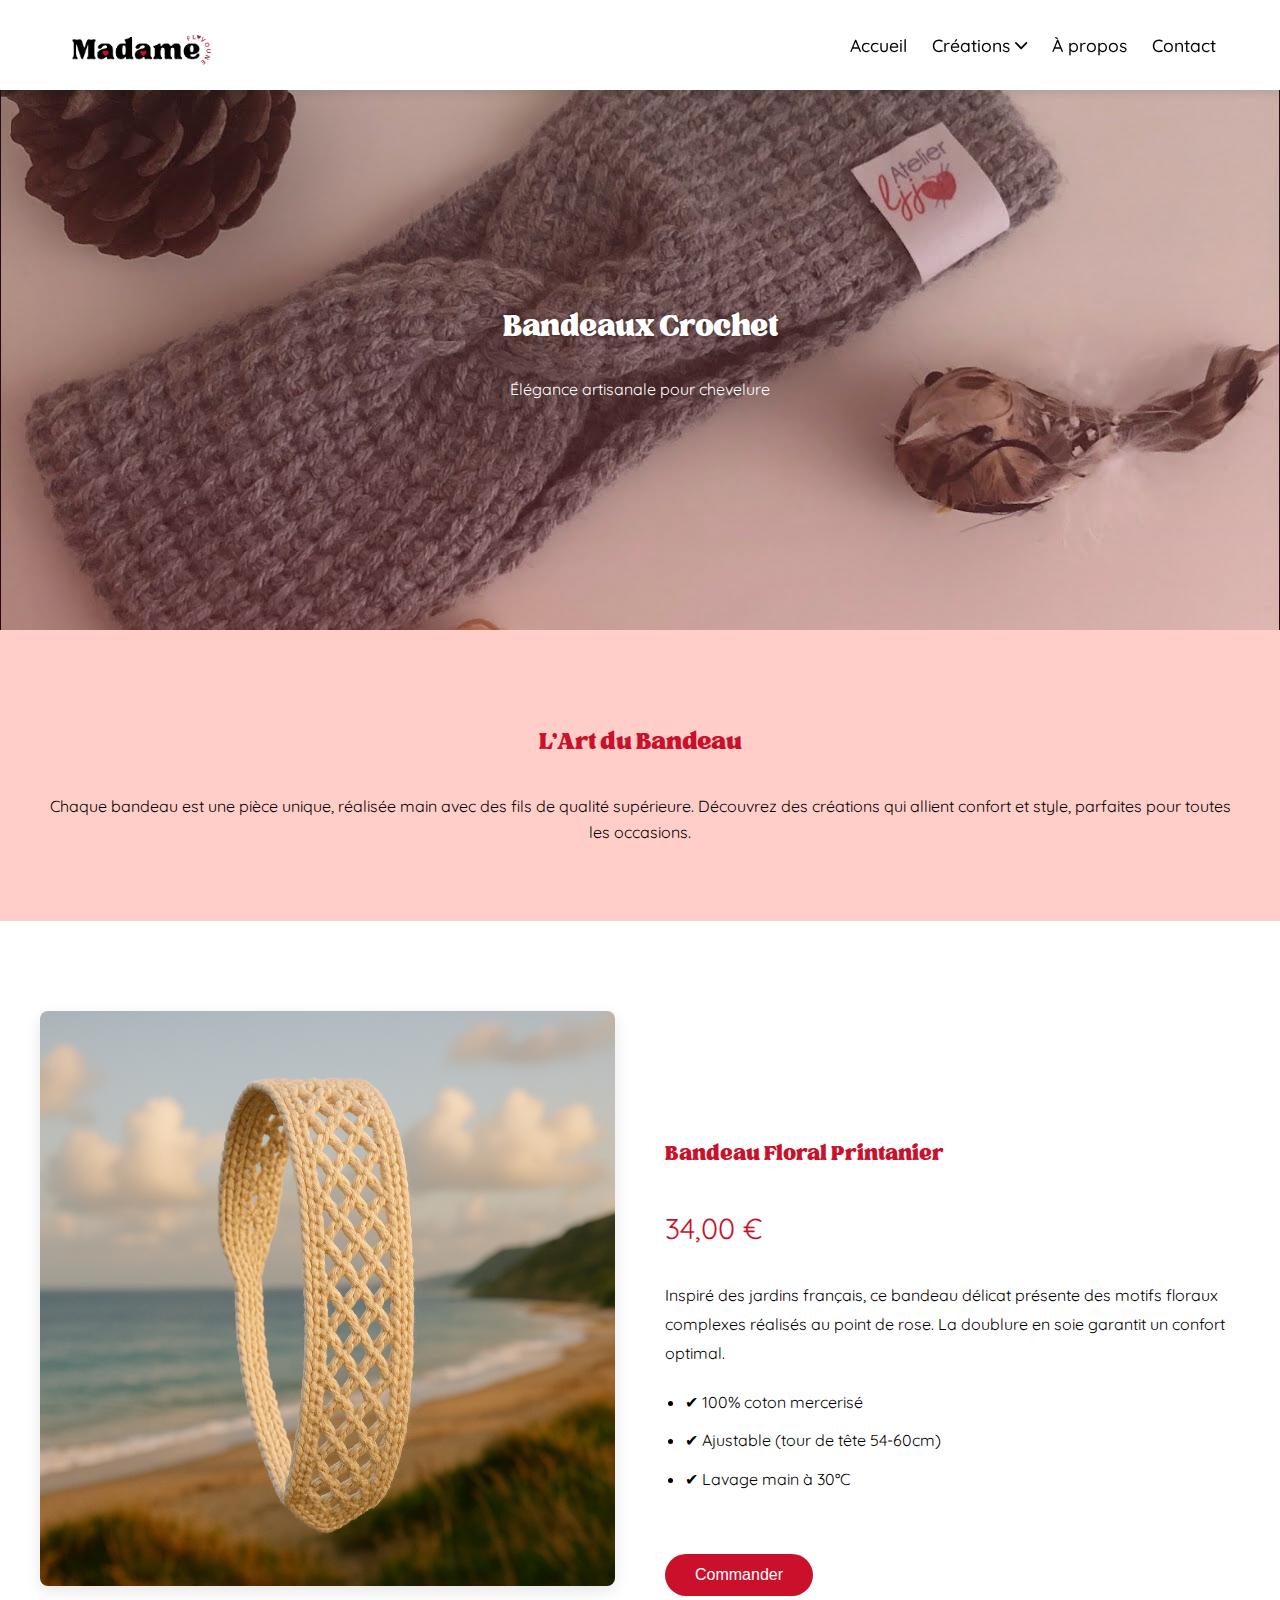
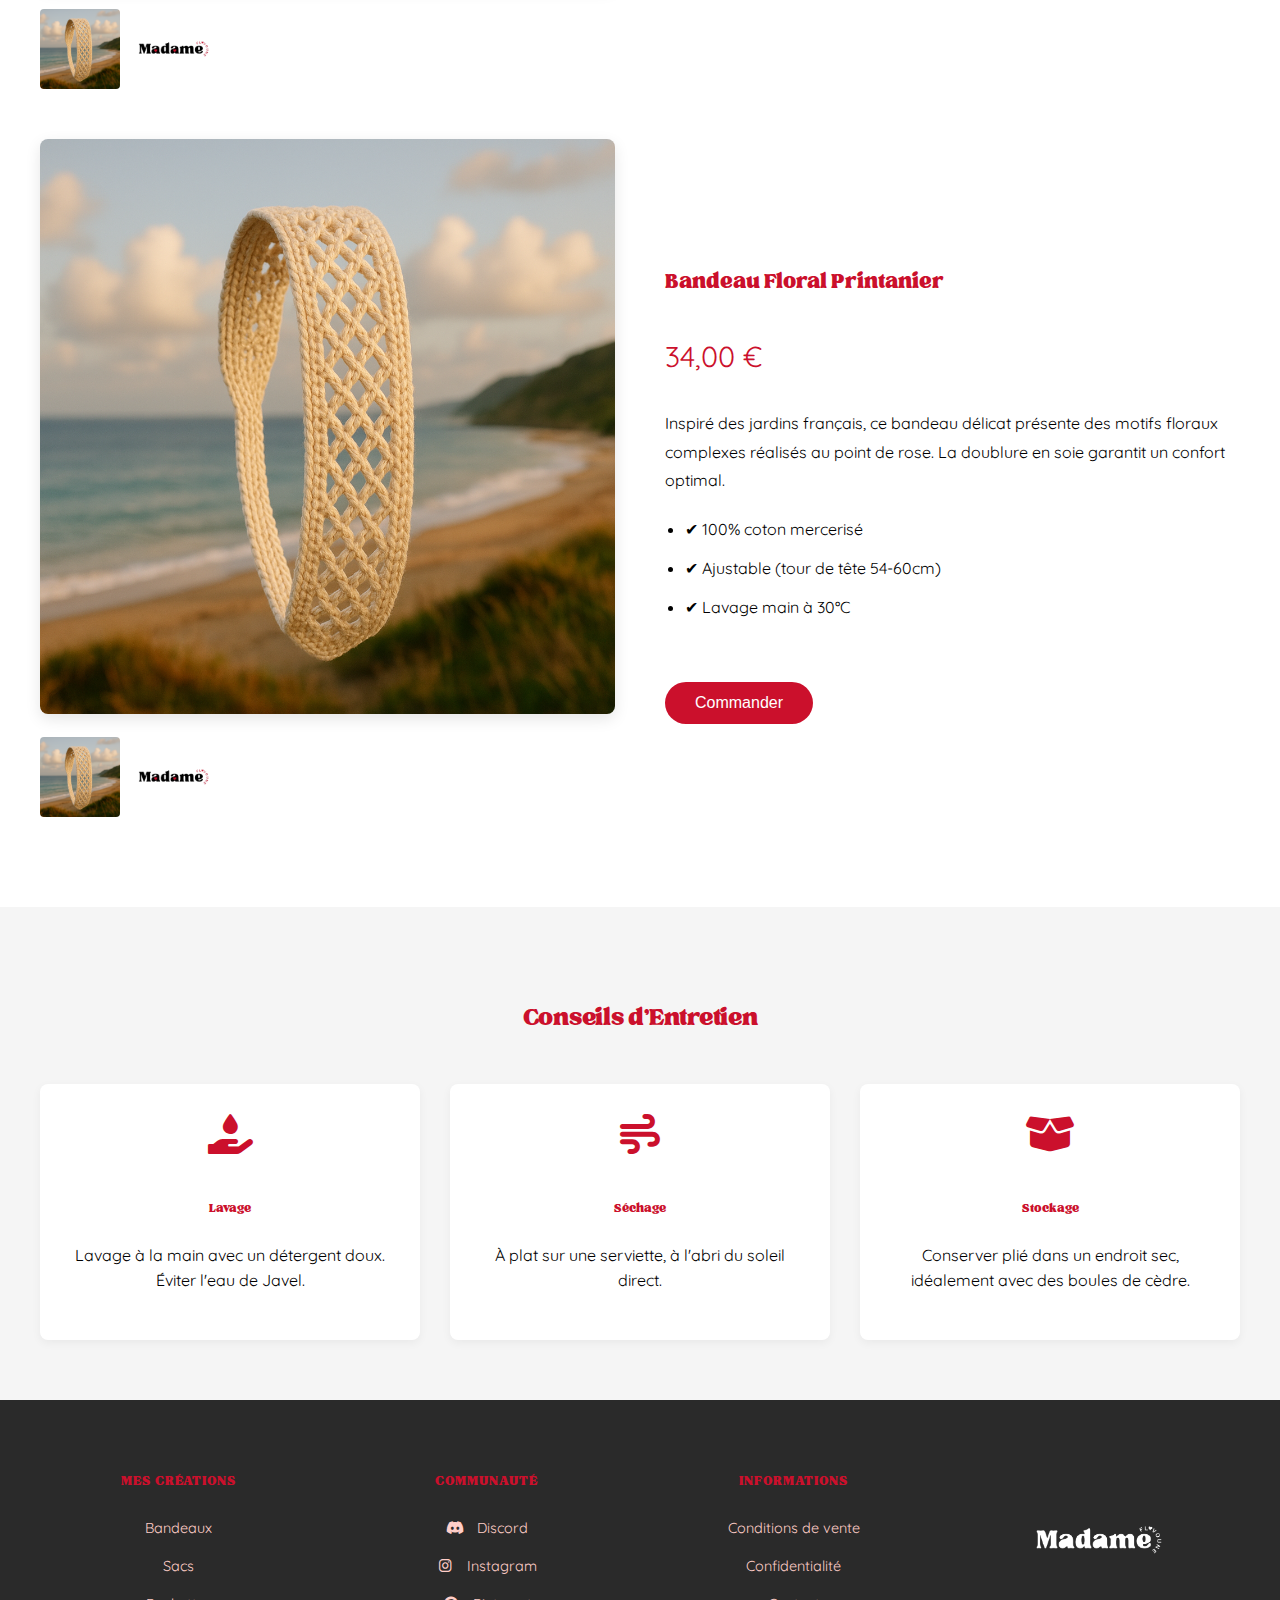
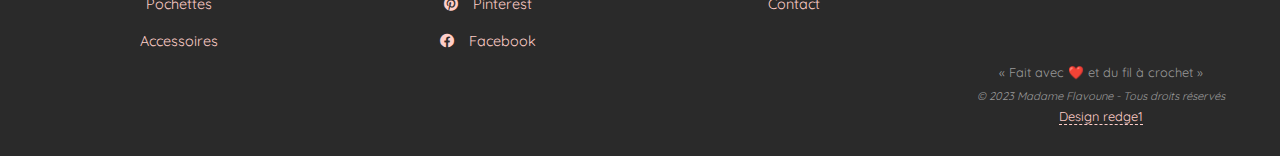
<file: pages/bandeaux.html>
<!DOCTYPE html>
<html lang="fr">
<head>
    <meta charset="UTF-8">
    <meta name="viewport" content="width=device-width, initial-scale=1.0">
    <title>Bandeaux Crochet - Madame Flavoune</title>
    <link rel="stylesheet" href="../styles/styles.css">
    <link href="https://fonts.googleapis.com/css2?family=Quicksand:wght@300;400;500;700&family=Alleron&display=swap" rel="stylesheet">
    <head>
        <link rel="stylesheet" href="https://cdnjs.cloudflare.com/ajax/libs/font-awesome/6.0.0/css/all.min.css">
    </head>
    <style>
        .hero-band {
            background: linear-gradient(rgba(170, 65, 81, 0.2), rgba(203, 16, 44, 0.2)), 
                        url('../assets/img/maxresdefault.jpg') center/cover;
            height: 60vh;
            display: flex;
            align-items: center;
            justify-content: center;
            text-align: center;
            color: white;
            margin-top: 90px;
        }
        
        .product-detail {
            display: flex;
            gap: 50px;
            margin: 50px auto;
            max-width: 1200px;
        }
        
        .product-gallery {
            flex: 1;
        }
        
        .product-info {
            flex: 1;
        }
    </style>
</head>
<body>
    <header class="header">
        <div class="logo-container">
            <a href="../index.html">
            <img src="../assets/img/logo_crochet_pdp__2_-removebg-preview.png" alt="Logo Madame Flavoune" class="logo">
            </a>
        </div>
        <nav class="nav-links">
            <a href="../index.html">Accueil</a>
            
            <!-- Item avec menu déroulant -->
            <div class="dropdown">
                <a href="#creations" class="dropdown-btn">Créations <i class="fas fa-chevron-down"></i></a>
                <div class="dropdown-content">
                    <a href="bandeaux.html">Bandeaux</a>
                    <a href="sacs.html">Sacs</a>
                    <a href="pochettes.html">Pochettes</a>
                    <a href="accessoires.html">Accessoires</a>
                    <a href="decorations.html">Décorations</a>
                </div>
            </div>
            
            <a href="../index.html">À propos</a>
            <a href="contact.html">Contact</a>
        </nav>
    </header>

    <section class="hero-band">
        <div>
            <h1>Bandeaux Crochet</h1>
            <p class="subtitle">Élégance artisanale pour chevelure</p>
        </div>
    </section>

    <section class="intro-section">
        <div class="container">
            <h2>L'Art du Bandeau</h2>
            <p>Chaque bandeau est une pièce unique, réalisée main avec des fils de qualité supérieure. Découvrez des créations qui allient confort et style, parfaites pour toutes les occasions.</p>
        </div>
    </section>

    <section class="product-showcase">
        <div class="container">
            <!-- Produit 1 -->
            <div class="product-detail">
                <div class="product-gallery">
                    <img src="../assets/img/bandeauIA.png" alt="Bandeau Floral" class="main-img">
                    <div class="thumbnails">
                        <img src="../assets/img/bandeauIA.png" alt="Détail">
                        <img src="../assets/img/logo_crochet_pdp__2_-removebg-preview.png" alt="Porté">
                    </div>
                </div>
                <div class="product-info">
                    <h3>Bandeau Floral Printanier</h3>
                    <p class="price">34,00 €</p>
                    <div class="description">
                        <p>Inspiré des jardins français, ce bandeau délicat présente des motifs floraux complexes réalisés au point de rose. La doublure en soie garantit un confort optimal.</p>
                        <ul>
                            <li>✔ 100% coton mercerisé</li>
                            <li>✔ Ajustable (tour de tête 54-60cm)</li>
                            <li>✔ Lavage main à 30°C</li>
                        </ul>
                    </div>
                    <button class="btn">Commander</button>
                </div>
            </div>

             <!-- Produit 1 -->
             <div class="product-detail">
                <div class="product-gallery">
                    <img src="../assets/img/bandeauIA.png" alt="Bandeau Floral" class="main-img">
                    <div class="thumbnails">
                        <img src="../assets/img/bandeauIA.png" alt="Détail">
                        <img src="../assets/img/logo_crochet_pdp__2_-removebg-preview.png" alt="Porté">
                    </div>
                </div>
                <div class="product-info">
                    <h3>Bandeau Floral Printanier</h3>
                    <p class="price">34,00 €</p>
                    <div class="description">
                        <p>Inspiré des jardins français, ce bandeau délicat présente des motifs floraux complexes réalisés au point de rose. La doublure en soie garantit un confort optimal.</p>
                        <ul>
                            <li>✔ 100% coton mercerisé</li>
                            <li>✔ Ajustable (tour de tête 54-60cm)</li>
                            <li>✔ Lavage main à 30°C</li>
                        </ul>
                    </div>
                    <button class="btn">Commander</button>
                </div>
            </div>
    </section>

    <section class="care-section">
        <div class="container">
            <h2>Conseils d'Entretien</h2>
            <div class="care-grid">
                <div class="care-card">
                    <i class="fas fa-hand-holding-water"></i>
                    <h4>Lavage</h4>
                    <p>Lavage à la main avec un détergent doux. Éviter l'eau de Javel.</p>
                </div>
                <div class="care-card">
                    <i class="fas fa-wind"></i>
                    <h4>Séchage</h4>
                    <p>À plat sur une serviette, à l'abri du soleil direct.</p>
                </div>
                <div class="care-card">
                    <i class="fas fa-box-open"></i>
                    <h4>Stockage</h4>
                    <p>Conserver plié dans un endroit sec, idéalement avec des boules de cèdre.</p>
                </div>
            </div>
        </div>
    </section>

    <footer class="crochet-footer">
        <div class="footer-container">
            <!-- Colonne Créations -->
            <div class="footer-section">
                <h3>MES CRÉATIONS</h3>
                <ul>
                    <li><a href="bandeaux.html">Bandeaux</a></li>
                    <li><a href="sacs.html">Sacs</a></li>
                    <li><a href="pochettes.html">Pochettes</a></li>
                    <li><a href="accessoires.html">Accessoires</a></li>
                </ul>
            </div>
    
            <!-- Colonne Communauté -->
            <div class="footer-section">
                <h3>COMMUNAUTÉ</h3>
                <ul class="social-list">
                    <li><a href="#"><i class="fab fa-discord"></i> Discord</a></li>
                    <li><a href="#"><i class="fab fa-instagram"></i> Instagram</a></li>
                    <li><a href="#"><i class="fab fa-pinterest"></i> Pinterest</a></li>
                    <li><a href="#"><i class="fab fa-facebook"></i> Facebook</a></li>
                </ul>
            </div>
    
            <!-- Colonne Informations -->
            <div class="footer-section">
                <h3>INFORMATIONS</h3>
                <ul>
                    <li><a href="cgv.html">Conditions de vente</a></li>
                    <li><a href="confidentialite.html">Confidentialité</a></li>
                    <li><a href="contact.html">Contact</a></li>
                </ul>
            </div>
    
            <!-- Logo et copyright -->
            <div class="footer-brand">
                <a href="../index.html" class="footer-logo-link">
                    <img src="../assets/img/logo_crochet_pdp__2_-removebg-preview.png" alt="Madame Flavoune - Retour à l'accueil" class="footer-logo-img">
                </a>
                <div class="copyright">
                    « Fait avec ❤️ et du fil à crochet »<br>
                    <span>© 2023 Madame Flavoune - Tous droits réservés</span>
                    <a href="https://redge11.github.io/redgeportfolio/" class="designer-link">Design redge1</a>
                </div>
            </div>
        </div>
        <script src="../script/script.js" defer></script>
</body>
</html>
</file>
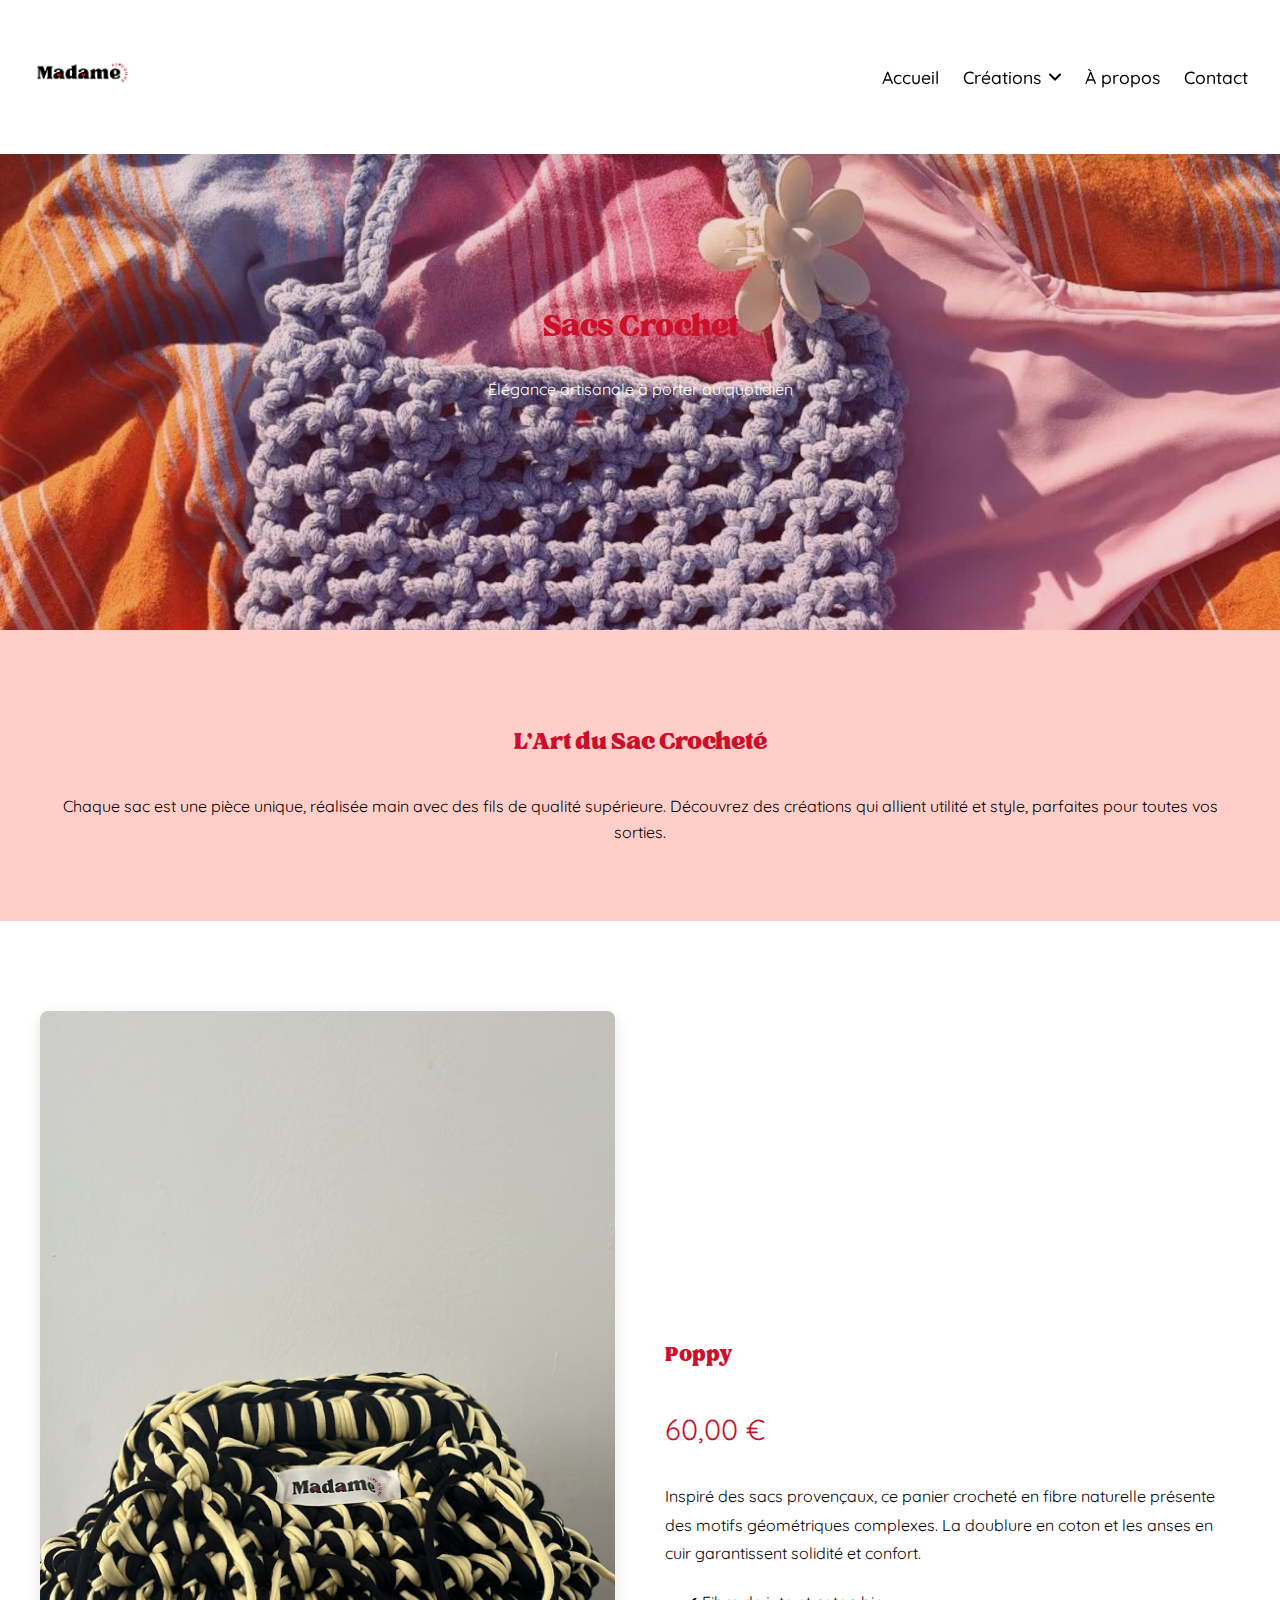
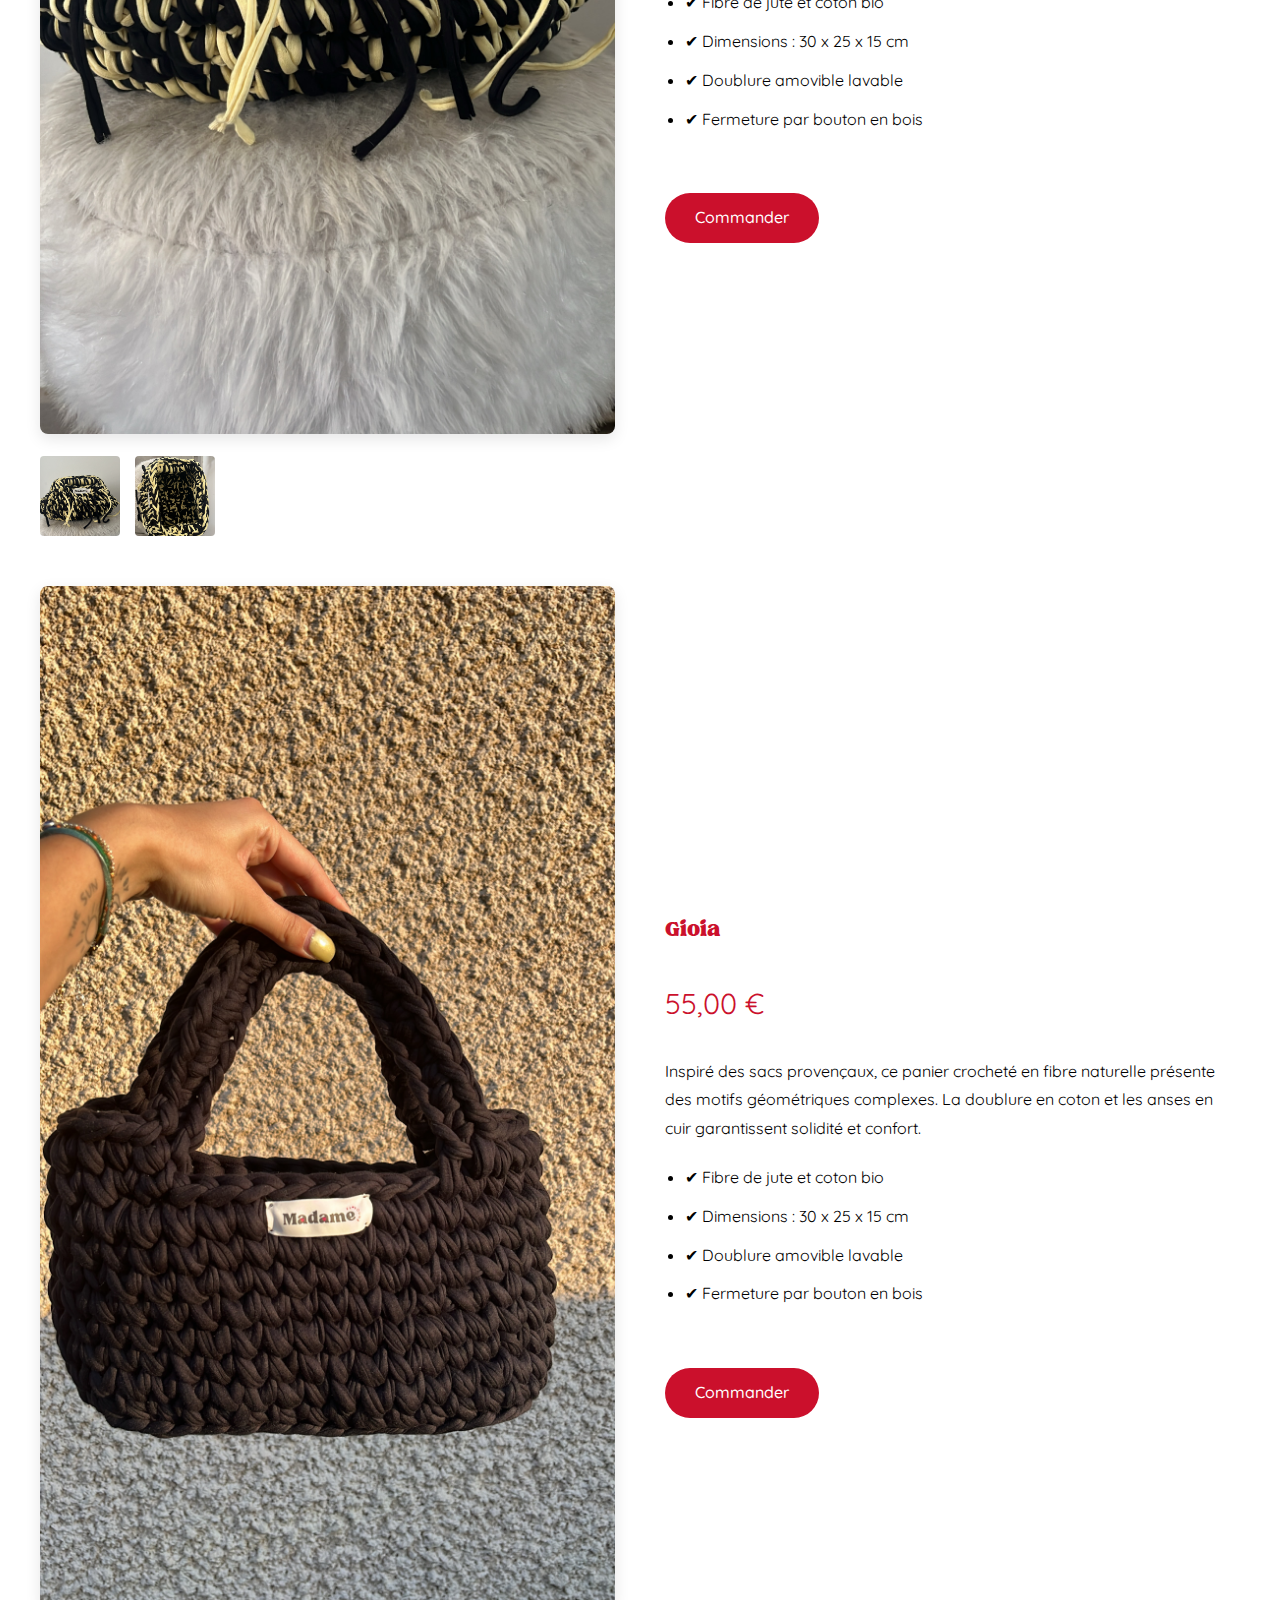
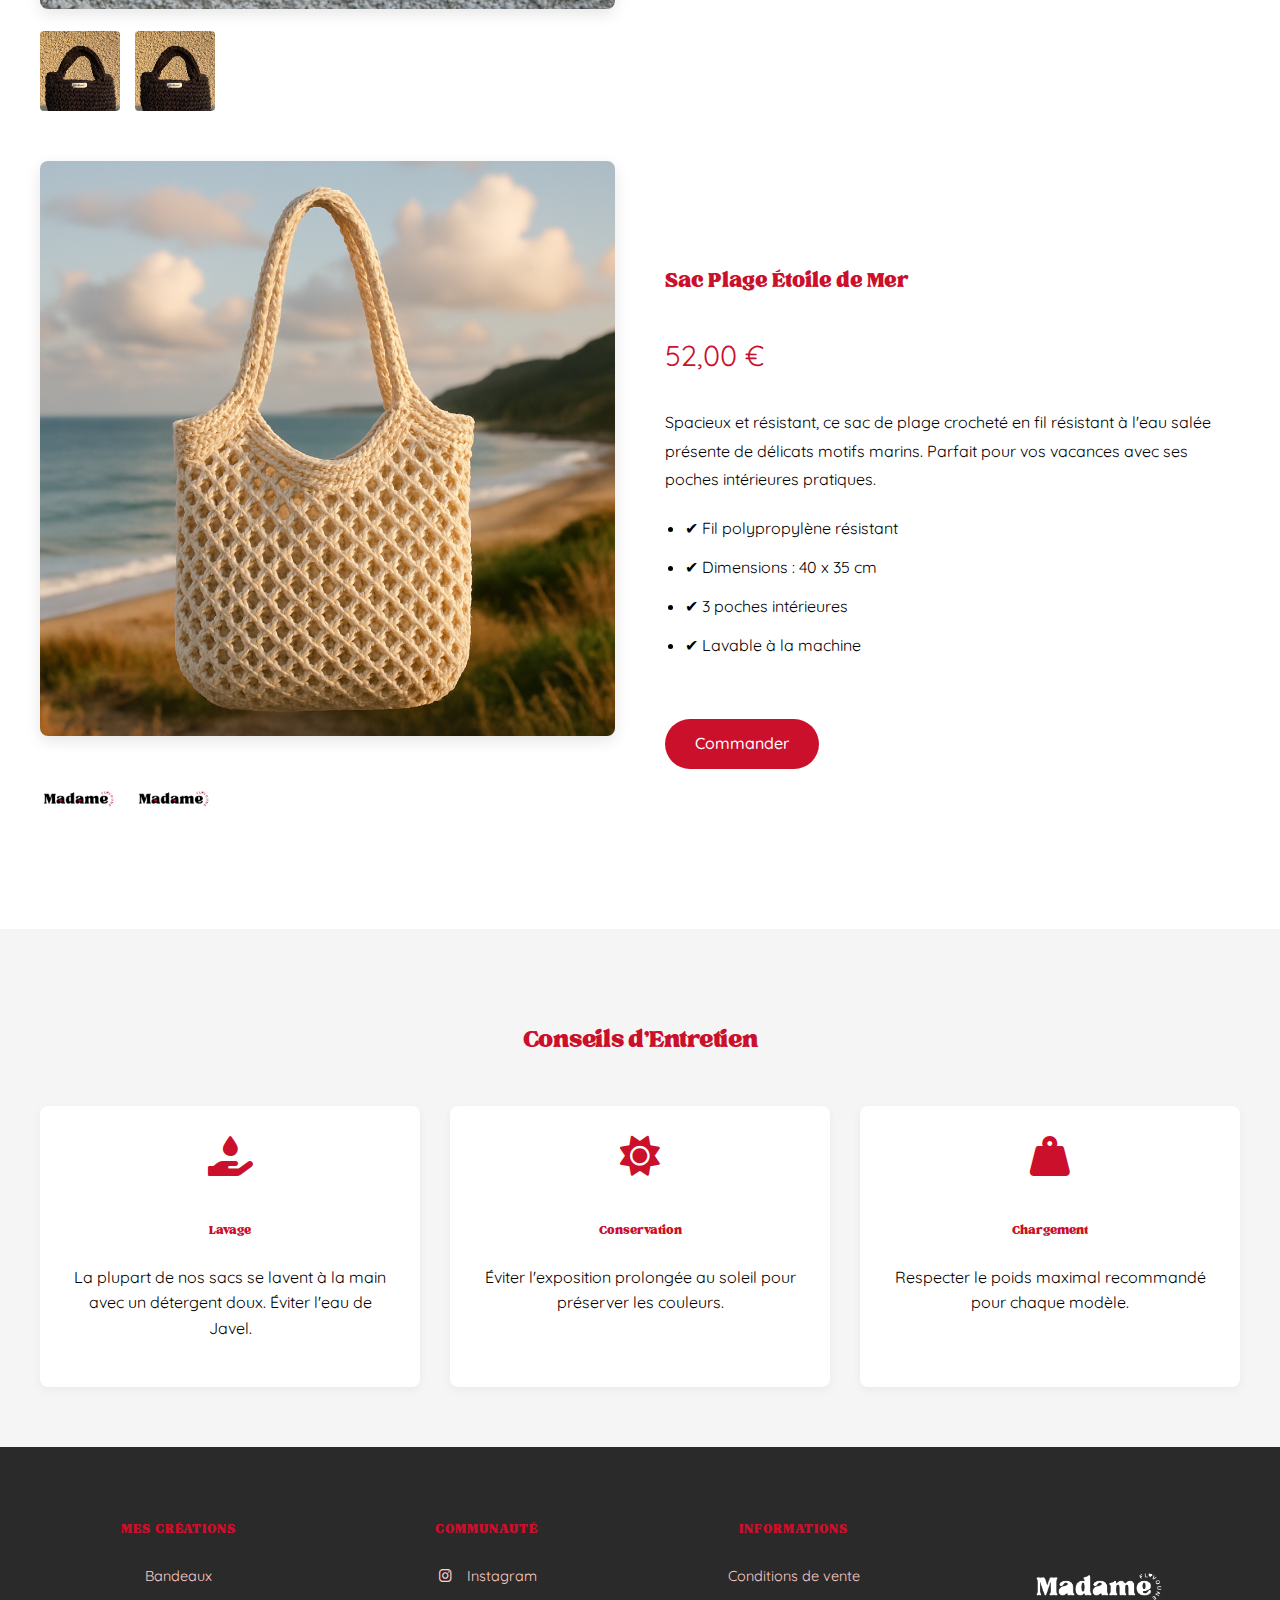
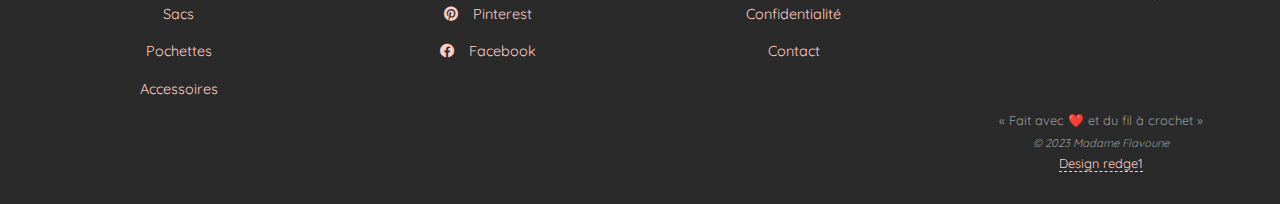
<file: pages/sacs.html>
<!DOCTYPE html>
<html lang="fr">
<head>
    <meta charset="UTF-8">
    <meta name="viewport" content="width=device-width, initial-scale=1.0">
    <title>Sacs Crochet - Madame Flavoune</title>
    <link rel="stylesheet" href="../styles/styles.css">
    <link href="https://fonts.googleapis.com/css2?family=Quicksand:wght@300;400;500;700&family=Alleron&display=swap" rel="stylesheet">
    <link rel="stylesheet" href="https://cdnjs.cloudflare.com/ajax/libs/font-awesome/6.0.0/css/all.min.css">
    <style>
        .hero-sacs {
            background: linear-gradient(rgba(170, 65, 81, 0.2), rgba(203, 16, 44, 0.2)), 
                        url('../assets/img/Le-plus-beau-sac-en-crochet-de-l-ete-est-signe-Carel-et-Seasters.jpg') center/cover;
            height: 60vh;
            display: flex;
            align-items: center;
            justify-content: center;
            text-align: center;
            color: white;
            margin-top: 90px;
        }
        
        .product-detail {
            display: flex;
            gap: 50px;
            margin: 50px auto;
            max-width: 1200px;
        }
        
        .product-gallery {
            flex: 1;
        }
        
        .product-info {
            flex: 1;
        }
    </style>
</head>
<body>
    <header class="main-header">
        <div class="header-container">
          <!-- Logo -->
          <div class="logo-wrapper">
            <a href="../index.html" class="logo-link">
              <img src="../assets/img/logo_crochet_pdp__2_-removebg-preview.png" alt="Madame Flavoune" class="logo-img">
            </a>
          </div>
      
          <!-- Navigation Desktop -->
          <nav class="desktop-nav">
            <ul class="nav-list">
              <li><a href="../index.html" class="nav-link">Accueil</a></li>
              
              <li class="dropdown">
                <button class="dropdown-toggle">
                  Créations
                  <svg class="dropdown-icon" width="12" height="8" viewBox="0 0 12 8" fill="none">
                    <path d="M1 1.5L6 6.5L11 1.5" stroke="currentColor" stroke-width="2" stroke-linecap="round"/>
                  </svg>
                </button>
                <ul class="dropdown-menu">
                  <li><a href="bandeaux.html" class="dropdown-item">Bandeaux</a></li>
                  <li><a href="sacs.html" class="dropdown-item">Sacs</a></li>
                  <li><a href="pages/pochettes.html" class="dropdown-item">Pochettes</a></li>
                  <li><a href="pages/accessoires.html" class="dropdown-item">Accessoires</a></li>
                  <li><a href="pages/decorations.html" class="dropdown-item">Décorations</a></li>
                </ul>
              </li>
              
              <li><a href="../index.html#about" class="nav-link">À propos</a></li>
              <li><a href="../index.html#contact" class="nav-link">Contact</a></li>
            </ul>
          </nav>
      
          <!-- Bouton Mobile -->
          <button class="mobile-menu-btn" aria-label="Menu mobile" aria-expanded="false">
            <span class="burger-line"></span>
            <span class="burger-line"></span>
            <span class="burger-line"></span>
          </button>
        </div>
      
        <!-- Navigation Mobile -->
        <div class="mobile-nav-overlay"></div>
        <nav class="mobile-nav">
          <ul class="mobile-nav-list">
            <li><a href="../index.html" class="mobile-nav-link">Accueil</a></li>
            
            <li class="mobile-dropdown">
              <button class="mobile-dropdown-toggle">
                Créations
                <svg class="dropdown-arrow" width="12" height="8" viewBox="0 0 12 8" fill="none">
                  <path d="M1 1L6 6L11 1" stroke="currentColor" stroke-width="2" stroke-linecap="round"/>
                </svg>
              </button>
              <ul class="mobile-dropdown-menu">
                <li><a href="bandeaux.html" class="mobile-dropdown-item">Bandeaux</a></li>
                <li><a href="sacs.html" class="mobile-dropdown-item">Sacs</a></li>
                <li><a href="pages/pochettes.html" class="mobile-dropdown-item">Pochettes</a></li>
                <li><a href="pages/accessoires.html" class="mobile-dropdown-item">Accessoires</a></li>
                <li><a href="pages/decorations.html" class="mobile-dropdown-item">Décorations</a></li>
              </ul>
            </li>
            
            <li><a href="../index.html#about" class="mobile-nav-link">À propos</a></li>
            <li><a href="../index.html#contact" class="mobile-nav-link">Contact</a></li>
          </ul>
        </nav>
      </header></header>

    <section class="hero-sacs">
        <div>
            <h1>Sacs Crochet</h1>
            <p class="subtitle">Élégance artisanale à porter au quotidien</p>
        </div>
    </section>

    <section class="intro-section">
        <div class="container">
            <h2>L'Art du Sac Crocheté</h2>
            <p>Chaque sac est une pièce unique, réalisée main avec des fils de qualité supérieure. Découvrez des créations qui allient utilité et style, parfaites pour toutes vos sorties.</p>
        </div>
    </section>

    <section class="product-showcase">
        <div class="container">
            <!-- Produit 1 -->
            <div class="product-detail">
                <div class="product-gallery">
                    <img src="../assets/img/sac_jaune_noir_face.JPG" alt="Sac Panier Élégant" class="main-img">
                    <div class="thumbnails">
                        <img src="../assets/img/sac_jaune_noir_face.JPG" alt="Détail du tissage">
                        <img src="../assets/img/sac_jaune_noir_dessus.JPG" alt="Porté à l'épaule">
                    </div>
                </div>
                <div class="product-info">
                    <h3>Poppy</h3>
                    <p class="price">60,00 €</p>
                    <div class="description">
                        <p>Inspiré des sacs provençaux, ce panier crocheté en fibre naturelle présente des motifs géométriques complexes. La doublure en coton et les anses en cuir garantissent solidité et confort.</p>
                        <ul>
                            <li>✔ Fibre de jute et coton bio</li>
                            <li>✔ Dimensions : 30 x 25 x 15 cm</li>
                            <li>✔ Doublure amovible lavable</li>
                            <li>✔ Fermeture par bouton en bois</li>
                        </ul>
                    </div>
                    <a href="../index.html#contact" class="btn">Commander</a>
                </div>
            </div>

             <!-- Produit 2 -->
             <div class="product-detail">
                <div class="product-gallery">
                    <img src="../assets/img/sac_noir_gioia_principal.JPG" alt="Poppy" class="main-img">
                    <div class="thumbnails">
                        <img src="../assets/img/sac_noir_gioia_secondaire.JPG" alt="Détail du tissage">
                        <img src="../assets/img/sac_noir_gioia_secondaire.JPG" alt="Porté à l'épaule">
                    </div>
                </div>
                <div class="product-info">
                    <h3>Gioia</h3>
                    <p class="price">55,00 €</p>
                    <div class="description">
                        <p>Inspiré des sacs provençaux, ce panier crocheté en fibre naturelle présente des motifs géométriques complexes. La doublure en coton et les anses en cuir garantissent solidité et confort.</p>
                        <ul>
                            <li>✔ Fibre de jute et coton bio</li>
                            <li>✔ Dimensions : 30 x 25 x 15 cm</li>
                            <li>✔ Doublure amovible lavable</li>
                            <li>✔ Fermeture par bouton en bois</li>
                        </ul>
                    </div>
                    <a href="../index.html#contact" class="btn">Commander</a>
                </div>
            </div>
            
            <!-- Produit 3 -->
            <div class="product-detail">
                <div class="product-gallery">
                    <img src="../assets/img/sacIA.png" alt="Sac Plage" class="main-img">
                    <div class="thumbnails">
                        <img src="../assets/img/logo_crochet_pdp__2_-removebg-preview.png" alt="Détail des motifs">
                        <img src="../assets/img/logo_crochet_pdp__2_-removebg-preview.png" alt="Capacité spacieuse">
                    </div>
                </div>
                <div class="product-info">
                    <h3>Sac Plage Étoile de Mer</h3>
                    <p class="price">52,00 €</p>
                    <div class="description">
                        <p>Spacieux et résistant, ce sac de plage crocheté en fil résistant à l'eau salée présente de délicats motifs marins. Parfait pour vos vacances avec ses poches intérieures pratiques.</p>
                        <ul>
                            <li>✔ Fil polypropylène résistant</li>
                            <li>✔ Dimensions : 40 x 35 cm</li>
                            <li>✔ 3 poches intérieures</li>
                            <li>✔ Lavable à la machine</li>
                        </ul>
                    </div>
                    <a href="../index.html#contact" class="btn">Commander</a>
                </div>
            </div>
        </div>
    </section>

    <section class="care-section">
        <div class="container">
            <h2>Conseils d'Entretien</h2>
            <div class="care-grid">
                <div class="care-card">
                    <i class="fas fa-hand-holding-water"></i>
                    <h4>Lavage</h4>
                    <p>La plupart de nos sacs se lavent à la main avec un détergent doux. Éviter l'eau de Javel.</p>
                </div>
                <div class="care-card">
                    <i class="fas fa-sun"></i>
                    <h4>Conservation</h4>
                    <p>Éviter l'exposition prolongée au soleil pour préserver les couleurs.</p>
                </div>
                <div class="care-card">
                    <i class="fas fa-weight-hanging"></i>
                    <h4>Chargement</h4>
                    <p>Respecter le poids maximal recommandé pour chaque modèle.</p>
                </div>
            </div>
        </div>
    </section>

    <footer class="crochet-footer">
        <div class="footer-container">
            <div class="footer-section">
                <h3>MES CRÉATIONS</h3>
                <ul>
                    <li><a href="bandeaux.html">Bandeaux</a></li>
                    <li><a href="sacs.html" class="active">Sacs</a></li>
                    <li><a href="pochettes.html">Pochettes</a></li>
                    <li><a href="accessoires.html">Accessoires</a></li>
                </ul>
            </div>
    
            <div class="footer-section">
                <h3>COMMUNAUTÉ</h3>
                <ul class="social-list">
                    <li><a href="#"><i class="fab fa-instagram"></i> Instagram</a></li>
                    <li><a href="#"><i class="fab fa-pinterest"></i> Pinterest</a></li>
                    <li><a href="#"><i class="fab fa-facebook"></i> Facebook</a></li>
                </ul>
            </div>
    
            <div class="footer-section">
                <h3>INFORMATIONS</h3>
                <ul>
                    <li><a href="cgv.html">Conditions de vente</a></li>
                    <li><a href="confidentialite.html">Confidentialité</a></li>
                    <li><a href="../index.html#contact">Contact</a></li>
                </ul>
            </div>
    
            <div class="footer-brand">
                <a href="../index.html" class="footer-logo-link">
                    <img src="../assets/img/logo_crochet_pdp__2_-removebg-preview.png" alt="Madame Flavoune" class="footer-logo-img">
                </a>
                <div class="copyright">
                    « Fait avec ❤️ et du fil à crochet »<br>
                    <span>© 2023 Madame Flavoune</span>
                    <a href="https://redge11.github.io/redgeportfolio/" class="designer-link">Design redge1</a>
                </div>
            </div>
        </div>
    </footer>

    <script src="../script/script.js" defer></script>
</body>
</html>
</file>
<file: styles/styles.css>
/* styles.css */

/* Import des polices depuis vos fichiers */
@font-face {
    font-family: 'TANTangkiwood';
    src: url('../fonts/TANTangkiwood-Display.woff') format('woff2'),
         url('../fonts/TANTangkiwood-Display.woff') format('woff');
    font-weight: normal;
    font-style: normal;
    font-display: swap; /* Optimisation du chargement */
}

@font-face {
    font-family: 'TANTangkiwood';
    src: url('../fonts/TANTangkiwood-Display.woff') format('woff2'),
         url('../fonts/TANTangkiwood-Display.woff') format('woff');
    font-weight: bold;
    font-display: swap;
}

/* Application aux balises titre */
h1 {
    font-family: 'TANTangkiwood', var(--font-secondary), sans-serif;
    font-weight: normal; /* ou bold selon le rendu souhaité */
    line-height: 1.2;
    margin-top: 0;
}

/* Personnalisation individuelle */
h1 {
    font-size: 2.5rem;
    letter-spacing: -0.5px;
}

h2 {
    font-size: 2rem;
    letter-spacing: -0.25px;
}

h3 {
    font-size: 1.75rem;
}

/* Fallback élégant */
:root {
    --font-secondary: 'Alleron', sans-serif; /* Police de secours */
}
:root {
    --primary: #cb102c;
    --secondary: #fb5518;
    --light: #ffcec8;
    --white: #ffffff;
    --black: #000000;
    --dark-gray: #333333;
    --light-gray: #f5f5f5;
    
    /* Polices */
    --font-primary: 'Quicksand', sans-serif;
    --font-secondary: 'Alleron', sans-serif;
    --font-tertiary: 'TANTangkiwood', display;
    
}
/* Application FORCÉE aux titres */
h1, h2, h3, h4, h5, h6 {
    font-family: var(--font-tertiary), var(--font-secondary), sans-serif !important;
    font-weight: normal !important;
    font-style: normal !important;
}
body {
    font-family: var(--font-primary);
    margin: 0;
    padding: 0;
    color: var(--black);
    line-height: 1.6;
}

/* Header avec logo de taille fixe */
/* Modifications dans le CSS */
.header {
    background-color: var(--white);
    padding: 0 5%; /* Réduit le padding vertical */
    display: flex;
    justify-content: space-between;
    align-items: center;
    position: fixed;
    width: 90%;
    top: 0;
    z-index: 1000;
    box-shadow: 0 2px 10px rgba(0,0,0,0.1);
    height: 90px; /* Augmentation de la hauteur du header */
}

.logo-container {
    width: 420px; /* Largeur augmentée */
    height: 200px; /* Hauteur augmentée */
    display: flex;
    align-items: center;
}

.logo {
    width: 100%; /* Prend toute la largeur du conteneur */
    height: 100%; /* Prend toute la hauteur du conteneur */
    object-fit: contain; /* Garde les proportions */
    padding: 5px 0; /* Petit padding pour aérer */
}

/* Ajustements pour la navigation */
.nav-links {
    display: flex;
    gap: 25px;
    margin-left: auto; /* Pousse les liens à droite */
}

.nav-links a {
    text-decoration: none;
    color: var(--black);
    font-weight: 500;
    font-size: 1.1rem;
    transition: color 0.3s;
    white-space: nowrap;
    padding: 5px 0; /* Ajustement du padding */
}

/* Ajustement du hero pour compenser la hauteur du header */
.hero {
    margin-top: 90px; /* Doit correspondre à la hauteur du header */
}

.hero {
    height: 100vh;
    background-color: var(--light);
    display: flex;
    flex-direction: column;
    justify-content: center;
    align-items: center;
    text-align: center;
    padding: 0 20px;
    margin-top: 70px; /* Correspond à la hauteur du header */
}

.hero h1 {
    font-family: var(--font-secondary);
    font-size: 4rem;
    margin-bottom: 20px;
    color: var(--primary);
}

.hero p {
    font-size: 1.2rem;
    max-width: 600px;
}

.btn {
    display: inline-block;
    background-color: var(--primary);
    color: var(--white);
    padding: 12px 30px;
    margin-top: 30px;
    border: none;
    border-radius: 30px;
    text-decoration: none;
    font-weight: 500;
    font-size: 1rem;
    cursor: pointer;
    transition: background-color 0.3s;
}

.btn:hover {
    background-color: var(--secondary);
}

/* Section À propos avec image */
.about {
    padding: 80px 5%;
    background-color: var(--white);
}

.about-container {
    display: flex;
    align-items: center;
    max-width: 1200px;
    margin: 0 auto;
    gap: 50px;
}

.about-image {
    flex: 1;
    min-width: 300px;
}

.about-image img {
    width: 100%;
    height: auto;
    border-radius: 8px;
    box-shadow: 0 5px 15px rgba(0,0,0,0.1);
}

.about-content {
    flex: 1;
}

.about h2 {
    font-family: var(--font-secondary);
    font-size: 2.5rem;
    margin-bottom: 30px;
    color: var(--primary);
}

.gallery {
    padding: 80px 5%;
    text-align: center;
    background-color: var(--light-gray);
}

.gallery h2 {
    font-family: var(--font-secondary);
    font-size: 2.5rem;
    margin-bottom: 50px;
    color: var(--primary);
}

.grid {
    display: grid;
    grid-template-columns: repeat(auto-fill, minmax(280px, 1fr));
    gap: 30px;
    max-width: 1200px;
    margin: 0 auto;
}

.grid-item {
    position: relative;
    overflow: hidden;
    border-radius: 8px;
    box-shadow: 0 5px 15px rgba(0,0,0,0.1);
    display: block; /* Ajout important */
    color: inherit; /* Pour conserver la couleur du texte */
    text-decoration: none; /* Enlève le soulignement */
}

.grid-item img {
    width: 100%;
    height: 300px;
    object-fit: cover;
    transition: transform 0.5s;
}

.grid-item:hover img {
    transform: scale(1.05);
}

.overlay {
    position: absolute;
    bottom: 0;
    left: 0;
    right: 0;
    background: rgba(203, 16, 44, 0.8);
    color: var(--white);
    padding: 20px;
    transform: translateY(100%);
    transition: transform 0.3s;
}

.grid-item:hover .overlay {
    transform: translateY(0);
}

.contact {
    padding: 80px 5%;
    text-align: center;
    background-color: var(--white);
}

.contact h2 {
    font-family: var(--font-secondary);
    font-size: 2.5rem;
    margin-bottom: 30px;
    color: var(--primary);
}

.contact-form {
    max-width: 600px;
    margin: 0 auto;
}

.form-group {
    margin-bottom: 20px;
    text-align: left;
}

.form-group label {
    display: block;
    margin-bottom: 8px;
    font-weight: 500;
}

.form-group input,
.form-group textarea {
    width: 100%;
    padding: 12px;
    border: 1px solid #ddd;
    border-radius: 4px;
    font-family: var(--font-primary);
}

.form-group textarea {
    height: 150px;
}

footer {
    background-color: var(--dark-gray);
    color: var(--white);
    padding: 40px 5%;
    text-align: center;
}

.footer-content {
    max-width: 1200px;
    margin: 0 auto;
}

.footer-logo {
    max-width: 150px;
    margin-bottom: 20px;
    filter: brightness(0) invert(1);
}

.footer-description {
    margin-bottom: 20px;
    font-size: 1.1rem;
}

.social-links {
    margin: 20px 0;
}

.social-links a {
    color: var(--white);
    margin: 0 15px;
    font-size: 1.5rem;
    transition: color 0.3s;
}

.social-links a:hover {
    color: var(--light);
}

.copyright {
    margin-top: 20px;
    font-size: 0.9rem;
    color: var(--light);
}

/* Responsive */
@media (max-width: 900px) {
    .about-container {
        flex-direction: column;
    }
    
    .about-image {
        margin-bottom: 30px;
    }
}

@media (max-width: 768px) {
    .header {
        padding: 10px 20px;
        width: calc(100% - 40px);
    }
    
    .nav-links {
        gap: 15px;
    }
    
    .hero h1 {
        font-size: 2.5rem;
    }
    
    .grid {
        grid-template-columns: 1fr;
    }
}

@media (max-width: 480px) {
    .header {
        flex-direction: row;
        height: auto;
        padding: 10px;
    }
    
    .logo-container {
        width: 120px;
        height: 40px;
    }
    
    .nav-links {
        flex-wrap: wrap;
        justify-content: flex-end;
        gap: 10px;
    }
    
    .hero {
        margin-top: 0;
        padding-top: 80px;
    }
}
/* Footer optimisé */
footer {
    background-color: var(--dark-gray);
    color: var(--white);
    padding: 30px 5%;
    text-align: center;
}

.footer-content {
    max-width: 1200px;
    margin: 0 auto;
    display: flex;
    flex-direction: column;
    align-items: center;
}

.footer-logo-container {
    width: 250px; /* Taille réduite par rapport au header */
    height: 200px;
    margin-bottom: 15px;
}

.footer-logo {
    width: 100%;
    height: 100%;
    object-fit: contain;
    opacity: 0.9;
    transition: opacity 0.3s ease;
}

.footer-logo:hover {
    opacity: 1;
}

.footer-description {
    margin-bottom: 15px;
    font-size: 1rem;
    color: var(--light);
}

.social-links {
    margin: 15px 0;
    display: flex;
    justify-content: center;
    gap: 20px;
}

.copyright {
    margin-top: 15px;
    font-size: 0.8rem;
    color: var(--light);
}

/* Responsive */
@media (max-width: 768px) {
    .footer-logo-container {
        width: 120px;
        height: 50px;
    }
    
    .footer-description {
        font-size: 0.9rem;
    }
}
/* Ajoutez cette nouvelle règle */
.grid-item:hover {
    transform: translateY(-5px);
    transition: transform 0.3s ease;
}
/* === Styles pour les pages produits === */
.container {
    max-width: 1200px;
    margin: 0 auto;
    padding: 0 20px;
}

.intro-section {
    padding: 60px 0;
    text-align: center;
    background-color: var(--light);
}

.product-showcase {
    padding: 40px 0;
}

.product-detail {
    margin-bottom: 80px;
    align-items: center;
}

.product-detail.reverse {
    flex-direction: row-reverse;
}

.main-img {
    width: 100%;
    border-radius: 8px;
    box-shadow: 0 5px 15px rgba(0,0,0,0.1);
}

.thumbnails {
    display: flex;
    gap: 15px;
    margin-top: 15px;
}

.thumbnails img {
    width: 80px;
    height: 80px;
    object-fit: cover;
    border-radius: 4px;
    cursor: pointer;
    transition: transform 0.3s;
}

.thumbnails img:hover {
    transform: scale(1.1);
}

.price {
    font-size: 1.8rem;
    color: var(--primary);
    margin: 20px 0;
}

.description {
    margin: 30px 0;
    line-height: 1.8;
}

.description ul {
    margin: 20px 0;
    padding-left: 20px;
}

.description li {
    margin-bottom: 10px;
}

.care-section {
    background-color: var(--light-gray);
    padding: 60px 0;
    text-align: center;
}

.care-grid {
    display: grid;
    grid-template-columns: repeat(auto-fit, minmax(250px, 1fr));
    gap: 30px;
    margin-top: 40px;
}

.care-card {
    background: white;
    padding: 30px;
    border-radius: 8px;
    box-shadow: 0 3px 10px rgba(0,0,0,0.05);
}

.care-card i {
    font-size: 2.5rem;
    color: var(--primary);
    margin-bottom: 20px;
}
.logo-container a {
    display: block;
    height: 100%;
}
/* Applique la couleur rouge (--primary) à tous les titres */
h1, h2, h3, h4, h5, h6 {
    color: var(--primary) !important; /* #cb102c */
}
/* Spécifique pour la page bandeaux */
.bandeau-page h1,
.bandeau-page h2,
.bandeau-page h3 {
    font-family: var(--font-secondary); /* Police Alleron comme l'index */
    color: var(--primary) !important;
}

/* Hero bandeau */
.hero-band h1 {
    color: white !important; /* Conserve le blanc pour le hero */
    text-shadow: 1px 1px 3px rgba(0, 0, 0, 0.3);
}
/* Footer Principal */
.crochet-footer {
    background-color: #2a2a2a;
    color: #ffcec8;
    padding: 50px 0 30px;
    font-family: 'Quicksand', sans-serif;
}

.footer-container {
    display: flex;
    flex-wrap: wrap;
    justify-content: space-between;
    max-width: 1200px;
    margin: 0 auto;
    padding: 0 20px;
    gap: 30px;
}

/* Colonnes */
.footer-section {
    flex: 1;
    min-width: 180px;
    margin-bottom: 20px;
}

.footer-section h3 {
    color: #cb102c;
    font-family: 'Alleron', sans-serif;
    font-size: 1.1rem;
    margin-bottom: 20px;
    text-transform: uppercase;
    letter-spacing: 1px;
}

.footer-section ul {
    list-style: none;
    padding: 0;
}

.footer-section li {
    margin-bottom: 12px;
}

.footer-section a {
    color: #ffcec8;
    text-decoration: none;
    transition: all 0.3s ease;
    font-size: 0.9rem;
    display: inline-block;
}

.footer-section a:hover {
    color: white;
    transform: translateX(5px);
}

/* Icônes réseaux */
.social-list i {
    width: 20px;
    margin-right: 8px;
    text-align: center;
}

/* Zone Logo */
.footer-brand {
    flex: 1;
    min-width: 200px;
    text-align: center;
    display: flex;
    flex-direction: column;
    align-items: center;
}

.footer-logo-link {
    display: inline-block;
    margin-bottom: 15px;
}

.footer-logo-img {
    height: 60px;
    width: auto;
    filter: brightness(0) invert(1);
    transition: transform 0.3s;
}

.footer-logo-img:hover {
    transform: scale(1.05);
}

.copyright {
    font-size: 0.8rem;
    color: #999;
    line-height: 1.6;
    margin-top: 10px;
}

.copyright span {
    font-style: italic;
    font-size: 0.7rem;
    display: block;
    margin-top: 5px;
}

/* Responsive */
@media (max-width: 768px) {
    .footer-section {
        min-width: 40%;
    }
    
    .footer-brand {
        min-width: 100%;
        margin-top: 20px;
    }
}
.social-list a:hover i {
    transform: scale(1.3);
    color: #fb5518; /* orange vif au survol */
}
.footer-logo-link {
    /* Conserve les proportions sans déformer */
    width: auto; 
    height: auto;
    max-width: 200px; /* Ajustez cette valeur */
}

.footer-logo-img {
    height: 180px; /* Augmentez cette valeur (60px → 80px) */
    width: auto; /* Maintient les proportions */
    transition: all 0.3s ease;
    /* Garantit la qualité */
    image-rendering: -webkit-optimize-contrast;
    image-rendering: crisp-edges;
}
/* Styles du menu déroulant */
.dropdown {
    position: relative;
    display: inline-block;
}

.dropdown-btn {
    cursor: pointer;
}

.dropdown-content {
    display: none;
    position: absolute;
    background-color: white;
    min-width: 200px;
    box-shadow: 0 8px 16px rgba(0,0,0,0.1);
    z-index: 1001;
    border-radius: 0 0 8px 8px;
    overflow: hidden;
    opacity: 0;
    transform: translateY(10px);
    transition: all 0.3s ease;
}

.dropdown:hover .dropdown-content {
    display: block;
    opacity: 1;
    transform: translateY(0);
}

.dropdown-content a {
    color: var(--dark-gray);
    padding: 12px 16px;
    display: block;
    transition: all 0.2s;
    border-left: 3px solid transparent;
}

.dropdown-content a:hover {
    background-color: var(--light);
    color: var(--primary);
    border-left: 3px solid var(--primary);
}

/* Icône flèche */
.dropdown-btn i {
    margin-left: 5px;
    font-size: 0.8em;
    transition: transform 0.3s;
}

.dropdown:hover .dropdown-btn i {
    transform: rotate(180deg);
}
@media (max-width: 768px) {
    .dropdown {
        display: block;
    }
    
    .dropdown-content {
        position: static;
        box-shadow: none;
        opacity: 1;
        display: none;
        transform: none;
    }
    
    .dropdown.active .dropdown-content {
        display: block;
    }
}
.nav-links {
    display: flex;
    align-items: center; /* Alignement vertical */
    height: 100%; /* Épouse la hauteur du header */
}

.dropdown {
    position: relative;
    height: 100%; /* Clé de l'alignement */
    display: flex;
    align-items: center;
}

.dropdown-btn {
    display: flex;
    align-items: center;
    height: 100%;
    padding: 0 0.8em; /* Ajustez l'espacement latéral */
}

.dropdown-content {
    top: calc(100% + 5px); /* Positionnement précis sous le header */
}
/* Styles du bouton burger */
.mobile-menu-toggle {
    display: none; /* Masqué par défaut */
    background: none;
    border: none;
    padding: 10px;
    cursor: pointer;
}

.burger-line {
    display: block;
    width: 25px;
    height: 2px;
    background: var(--primary);
    margin: 5px 0;
    transition: all 0.3s;
}

/* Version mobile */
@media (max-width: 768px) {
    .mobile-menu-toggle {
        display: block;
    }
    
    .nav-links {
        display: none;
        position: absolute;
        top: 100%;
        left: 0;
        width: 100%;
        background: white;
        flex-direction: column;
        padding: 20px;
        box-shadow: 0 5px 10px rgba(0,0,0,0.1);
    }
    
    .header.mobile-open .nav-links {
        display: flex;
    }
    
    /* Animation burger → croix */
    .header.mobile-open .burger-line:nth-child(1) {
        transform: translateY(7px) rotate(45deg);
    }
    
    .header.mobile-open .burger-line:nth-child(2) {
        opacity: 0;
    }
    
    .header.mobile-open .burger-line:nth-child(3) {
        transform: translateY(-7px) rotate(-45deg);
    }
}
.nav-links a {
    position: relative;
    color: var(--black);
    text-decoration: none;
    transition: all 0.3s ease;
    padding-bottom: 5px; /* Espace pour le soulignement */
}

/* Effet au survol ET état actif */
.nav-links a:hover,
.nav-links a:focus,
.nav-links a.active { /* Pour la page active */
    color: var(--primary) !important; /* Rouge (#cb102c) */
}

/* Soulignement animé */
.nav-links a::after {
    content: '';
    position: absolute;
    bottom: 0;
    left: 0;
    width: 0;
    height: 2px;
    background-color: var(--primary);
    transition: width 0.3s ease;
}

.nav-links a:hover::after,
.nav-links a:focus::after,
.nav-links a.active::after {
    width: 100%;
}
@media (max-width: 768px) {
    .nav-links a::after {
        display: none; /* Désactive le soulignement sur mobile */
    }
}
/* Section Catégories */
.categories {
    padding: 80px 5%;
    text-align: center;
    background-color: var(--light-gray);
}

.categories h2 {
    font-family: var(--font-secondary);
    font-size: 2.5rem;
    margin-bottom: 50px;
    color: var(--primary);
}

.categories-grid {
    display: grid;
    grid-template-columns: repeat(auto-fit, minmax(280px, 1fr));
    gap: 30px;
    max-width: 1200px;
    margin: 0 auto;
}

.category-card {
    position: relative;
    border-radius: 8px;
    overflow: hidden;
    box-shadow: 0 5px 15px rgba(0,0,0,0.1);
    transition: transform 0.3s ease;
}

.category-card:hover {
    transform: translateY(-10px);
}

.category-title {
    position: absolute;
    top: 20px;
    left: 0;
    right: 0;
    z-index: 2;
    color: white;
    font-family: var(--font-secondary);
    font-size: 1.8rem;
    text-shadow: 0 2px 4px rgba(0,0,0,0.3);
    padding: 0 15px;
}

.category-image {
    position: relative;
    height: 300px;
    overflow: hidden;
}

.category-image img {
    width: 100%;
    height: 100%;
    object-fit: cover;
    transition: transform 0.5s;
}

.category-card:hover .category-image img {
    transform: scale(1.05);
}

.category-overlay {
    position: absolute;
    bottom: 0;
    left: 0;
    right: 0;
    height: 40%;
    background: linear-gradient(to top, rgba(203, 16, 44, 0.7), transparent);
    z-index: 1;
}

/* Version mobile */
@media (max-width: 768px) {
    .categories-grid {
        grid-template-columns: 1fr;
    }
    
    .category-title {
        font-size: 1.5rem;
    }
    /* Effet Shine */
}
.category-image::after {
    content: '';
    position: absolute;
    top: -50%;
    left: -50%;
    width: 200%;
    height: 200%;
    background: linear-gradient(
        to bottom right,
        rgba(255,255,255,0) 45%,
        rgba(255,255,255,0.8) 50%,
        rgba(255,255,255,0) 55%
    );
    transform: rotate(30deg);
    opacity: 0;
    transition: opacity 0.3s;
}

.category-card:hover .category-image::after {
    opacity: 1;
    transition-duration: 1s;
}
/* Correction pour les liens */
.category-card {
    display: block;
    position: relative;
    border-radius: 8px;
    overflow: hidden;
    box-shadow: 0 5px 15px rgba(0,0,0,0.1);
    transition: transform 0.3s ease;
    text-decoration: none; /* Supprime le soulignement */
    color: inherit; /* Hérite la couleur du texte parent */
}

/* Effet de hover amélioré */
.category-card:hover {
    transform: translateY(-10px) scale(1.02);
    box-shadow: 0 8px 20px rgba(203, 16, 44, 0.2);
}

/* Indicateur visuel de clic */
.category-card:active {
    transform: translateY(-5px) scale(0.98);
}

/* Accessibilité : focus visible */
.category-card:focus-visible {
    outline: 2px solid var(--primary);
    outline-offset: 3px;
}
.designer-link {
    color: var(--light);
    text-decoration: none;
    font-size: 0.8rem;
    border-bottom: 1px dashed currentColor;
}
/* Hero Section */
.hero {
    position: relative;
    height: 80vh;
    display: flex;
    align-items: center;
    background: 
        linear-gradient(rgba(255, 206, 200, 0.1), rgba(203, 16, 44, 0.2)),
        url('../assets/img/composition-with-threads-yarn-knitting-closeup.jpg') center/cover no-repeat;
    margin-top: 90px; /* Ajustez selon la hauteur de votre header */
    overflow: hidden;
}

.hero-content {
    max-width: 1200px;
    margin: 0 auto;
    padding: 0 5%;
    position: relative;
    z-index: 2;
    animation: fadeIn 1s ease-out;
}

.hero h1 {
    font-family: 'Alleron', sans-serif;
    font-size: 4rem;
    color: var(--primary);
    margin-bottom: 1rem;
    text-shadow: 1px 1px 3px rgba(0, 0, 0, 0.1);
}

.hero-subtitle {
    font-size: 1.5rem;
    color: var(--dark-gray);
    max-width: 600px;
    margin-bottom: 2rem;
}

.hero-buttons {
    display: flex;
    gap: 20px;
    margin-top: 2rem;
}

/* Élément décoratif animé */
.stitch-animation {
    position: absolute;
    right: 10%;
    bottom: 20%;
    width: 150px;
    height: 150px;
    background: url('') no-repeat;
    animation: float 3s ease-in-out infinite;
}

/* Animations */
@keyframes fadeIn {
    from { opacity: 0; transform: translateY(20px); }
    to { opacity: 1; transform: translateY(0); }
}

@keyframes float {
    0%, 100% { transform: translateY(0); }
    50% { transform: translateY(-15px); }
}

/* Responsive */
@media (max-width: 768px) {
    .hero {
        height: 70vh;
        text-align: center;
    }
    
    .hero h1 {
        font-size: 2.5rem;
    }
    
    .hero-subtitle {
        font-size: 1.2rem;
        margin: 0 auto 2rem;
    }
    
    .hero-buttons {
        justify-content: center;
    }
    
    .stitch-animation {
        display: none;
    }
}

/* affichage produit */
@media (max-width: 768px) {
    .product-detail {
      flex-direction: column;
      gap: 20px;
      padding: 0 15px;
    }
  
    .product-info, .product-gallery {
      flex: none;
      width: 100%;
    }
  
    .product-info {
      padding: 0 10px;
    }
  
    .thumbnails {
      justify-content: center;
    }
  }
  /* Base mobile */
@media (max-width: 480px) {
    html {
      font-size: 14px;
    }
  
    body {
      padding-top: 60px; /* Espace pour le header */
    }
  
    /* Hero section */
    .hero h1 {
      font-size: 2rem;
      padding: 0 15px;
    }
  
    /* Boutons */
    .btn {
      padding: 10px 20px;
      font-size: 0.9rem;
    }
  
    /* Grille catégories */
    .categories-grid {
      grid-template-columns: 1fr;
      gap: 20px;
    }
  }
  @media (max-width: 768px) {
    .footer-container {
      flex-direction: column;
      text-align: center;
    }
  
    .footer-section {
      margin-bottom: 30px;
    }
  
    .footer-logo-img {
      height: 100px;
    }
  }@media (max-width: 768px) {
    .footer-container {
      flex-direction: column;
      text-align: center;
    }
  
    .footer-section {
      margin-bottom: 30px;
    }
  
    .footer-logo-img {
      height: 100px;
    }
  }
  /* ===== HEADER REFONTE COMPLÈTE ===== */
  .main-header {
    position: fixed;
    top: 0;
    left: 0;
    width: 100%;
    background-color: var(--white);
    box-shadow: 0 2px 20px rgba(0, 0, 0, 0.1);
    z-index: 1000;
  }
  
  .header-container {
    display: flex;
    justify-content: space-between;
    align-items: center;
    max-width: 1400px;
    margin: 0 auto;
    padding: 0.5rem 2rem;
    position: relative;
  }
  
  /* Logo - Taille augmentée */
  .logo-wrapper {
    flex: 0 0 auto;
  }
  
  .logo-link {
    display: block;
    transition: transform 0.3s ease;
  }
  
  .logo-img {
    height: 130px; /* Taille augmentée */
    width: auto;
    object-fit: contain;
    transition: all 0.3s ease;
  }
  
  /* Navigation Desktop - Alignement corrigé */
  .desktop-nav {
    display: block;
  }
  
  .nav-list {
    display: flex;
    gap: 1.5rem;
    margin: 0;
    padding: 0;
    list-style: none;
    align-items: center;
  }
  
  .nav-link {
    color: var(--black);
    font-family: var(--font-primary);
    font-weight: 500;
    font-size: 1.1rem;
    text-decoration: none;
    position: relative;
    padding: 0.75rem 0;
    transition: color 0.3s ease;
  }
  
  /* Dropdown Desktop - Alignement corrigé */
  .dropdown {
    position: relative;
    display: flex;
    flex-direction: column;
    align-items: flex-start;
  }
  
  .dropdown-toggle {
    background: none;
    border: none;
    color: var(--black);
    font-family: var(--font-primary);
    font-weight: 500;
    font-size: 1.1rem;
    cursor: pointer;
    display: flex;
    align-items: center;
    gap: 0.5rem;
    padding: 0.75rem 0;
    transition: color 0.3s ease;
  }
  
  .dropdown-menu {
    position: absolute;
    top: 100%;
    left: 0; /* Alignement corrigé */
    background: var(--white);
    min-width: 220px; /* Largeur augmentée */
    border-radius: 8px;
    box-shadow: 0 10px 30px rgba(0, 0, 0, 0.1);
    opacity: 0;
    visibility: hidden;
    transition: all 0.3s ease;
    z-index: 100;
    padding: 0.5rem 0;
    margin-top: 0.5rem;
    list-style: none;
    text-align: left; /* Alignement texte */
  }
  
  .dropdown:hover .dropdown-menu {
    opacity: 1;
    visibility: visible;
    margin-top: 0.5rem;
  }
  
  .dropdown-item {
    display: block;
    padding: 0.75rem 1.5rem;
    color: var(--dark-gray);
    text-decoration: none;
    transition: all 0.3s ease;
  }
  
  .dropdown-item:hover {
    color: var(--primary);
    background-color: var(--light);
  }
  
  /* Navigation Mobile */
  .mobile-menu-btn {
    display: none;
    background: none;
    border: none;
    cursor: pointer;
    padding: 0.5rem;
    z-index: 1100;
  }
  
  .burger-line {
    display: block;
    width: 24px;
    height: 2px;
    background-color: var(--primary);
    margin: 5px 0;
    transition: all 0.3s ease;
  }
  
  .mobile-nav-overlay {
    position: fixed;
    top: 0;
    left: 0;
    width: 100%;
    height: 100%;
    background-color: rgba(0, 0, 0, 0.5);
    opacity: 0;
    visibility: hidden;
    transition: all 0.3s ease;
    z-index: 998;
  }
  
  .mobile-nav {
    position: fixed;
    top: 0;
    right: -100%;
    width: 85%;
    max-width: 400px;
    height: 100vh;
    background-color: var(--white);
    padding: 6rem 2rem 2rem;
    overflow-y: auto;
    transition: right 0.4s ease;
    z-index: 999;
  }
  
  .mobile-nav-list {
    list-style: none;
    padding: 0;
    margin: 0;
  }
  
  .mobile-nav-link {
    display: block;
    padding: 1rem 0;
    color: var(--black);
    font-size: 1.2rem;
    text-decoration: none;
    border-bottom: 1px solid rgba(0, 0, 0, 0.05);
  }
  
  .mobile-dropdown-toggle {
    display: flex;
    justify-content: space-between;
    align-items: center;
    width: 100%;
    background: none;
    border: none;
    padding: 1rem 0;
    color: var(--black);
    font-size: 1.2rem;
    cursor: pointer;
    border-bottom: 1px solid rgba(0, 0, 0, 0.05);
  }
  
  .dropdown-arrow {
    transition: transform 0.3s ease;
  }
  
  .mobile-dropdown-menu {
    list-style: none;
    padding: 0 0 0 1rem;
    max-height: 0;
    overflow: hidden;
    transition: max-height 0.3s ease;
  }
  
  .mobile-dropdown-item {
    display: block;
    padding: 0.75rem 0;
    color: var(--dark-gray);
    text-decoration: none;
    font-size: 1.1rem;
  }
  
  /* États actifs */
  .mobile-nav-open .mobile-nav {
    right: 0;
  }
  
  .mobile-nav-open .mobile-nav-overlay {
    opacity: 1;
    visibility: visible;
  }
  
  .mobile-nav-open .burger-line:nth-child(1) {
    transform: translateY(7px) rotate(45deg);
  }
  
  .mobile-nav-open .burger-line:nth-child(2) {
    opacity: 0;
  }
  
  .mobile-nav-open .burger-line:nth-child(3) {
    transform: translateY(-7px) rotate(-45deg);
  }
  
  .mobile-dropdown.active .mobile-dropdown-menu {
    max-height: 500px;
  }
  
  .mobile-dropdown.active .dropdown-arrow {
    transform: rotate(180deg);
  }
  
  /* Responsive */
  @media (max-width: 992px) {
    .header-container {
      padding: 1rem;
    }
  }
  
  @media (max-width: 768px) {
    .desktop-nav {
      display: none;
    }
  
    .mobile-menu-btn {
      display: block;
    }
  
    .logo-img {
      height: 50px;
    }
  }
  /* Responsive avec logo mobile plus grand */
@media (max-width: 768px) {
    .desktop-nav {
      display: none;
    }
  
    .mobile-menu-btn {
      display: block;
    }
  
    .logo-img {
      height: 120px; /* Taille augmentée */
    }
    
    .header-container {
      padding: 0.5rem 1rem;
    }
  }
  /* Correction police mobile */
.mobile-dropdown-toggle {
    font-family: var(--font-primary) !important; /* Même police que le reste */
    font-size: 1.2rem !important;
    color: var(--black) !important;
  }
  
  /* Assurez-vous que les items du dropdown utilisent aussi la bonne police */
  .mobile-dropdown-item {
    font-family: var(--font-primary) !important;
  }
  /* ===== FORMULAIRE MODERNISÉ ===== */
.contact-section {
    padding: 5rem 2rem;
    background-color: var(--light);
    position: relative;
  }
  
  .contact-container {
    max-width: 800px;
    margin: 0 auto;
    background: white;
    border-radius: 12px;
    padding: 3rem;
    box-shadow: 0 10px 30px rgba(203, 16, 44, 0.1);
    position: relative;
    overflow: hidden;
  }
  
  .contact-header {
    text-align: center;
    margin-bottom: 2.5rem;
    position: relative;
  }
  
  .contact-header h2 {
    font-family: var(--font-tertiary);
    color: var(--primary);
    font-size: 2.5rem;
    margin-bottom: 0.5rem;
  }
  
  .contact-header p {
    color: var(--dark-gray);
    max-width: 500px;
    margin: 0 auto;
  }
  
  .stitch-decoration {
    width: 100px;
    height: 4px;
    background: var(--primary);
    margin: 1.5rem auto;
    position: relative;
  }
  
  .stitch-decoration::before,
  .stitch-decoration::after {
    content: "";
    position: absolute;
    width: 10px;
    height: 10px;
    border-radius: 50%;
    background: var(--primary);
    top: 50%;
    transform: translateY(-50%);
  }
  
  .stitch-decoration::before {
    left: -15px;
  }
  
  .stitch-decoration::after {
    right: -15px;
  }
  
  .contact-form {
    display: flex;
    flex-direction: column;
    gap: 1.5rem;
  }
  
  .form-row {
    display: flex;
    gap: 1.5rem;
  }
  
  .form-group {
    flex: 1;
    position: relative;
  }
  
  .form-group label {
    display: block;
    margin-bottom: 0.5rem;
    font-weight: 500;
    color: var(--dark-gray);
  }
  
  .form-group input,
  .form-group select,
  .form-group textarea {
    width: 100%;
    padding: 12px 15px;
    border: 1px solid #ddd;
    border-radius: 8px;
    font-family: var(--font-primary);
    font-size: 1rem;
    transition: all 0.3s;
    background-color: #f9f9f9;
  }
  
  .form-group select {
    appearance: none;
    background-image: url("data:image/svg+xml;charset=UTF-8,%3csvg xmlns='http://www.w3.org/2000/svg' viewBox='0 0 24 24' fill='none' stroke='currentColor' stroke-width='2' stroke-linecap='round' stroke-linejoin='round'%3e%3cpolyline points='6 9 12 15 18 9'%3e%3c/polyline%3e%3c/svg%3e");
    background-repeat: no-repeat;
    background-position: right 10px center;
    background-size: 16px;
  }
  
  .form-group textarea {
    min-height: 150px;
    resize: vertical;
  }
  
  .form-group input:focus,
  .form-group select:focus,
  .form-group textarea:focus {
    outline: none;
    border-color: var(--primary);
    box-shadow: 0 0 0 2px rgba(203, 16, 44, 0.2);
  }
  
  .btn-submit {
    background-color: var(--primary);
    color: white;
    border: none;
    padding: 14px 28px;
    border-radius: 50px;
    font-weight: 600;
    font-size: 1rem;
    cursor: pointer;
    display: inline-flex;
    align-items: center;
    gap: 8px;
    transition: all 0.3s;
    margin: 0 auto;
  }
  
  .btn-submit:hover {
    background-color: var(--secondary);
    transform: translateY(-2px);
  }
  
  .btn-submit .icon {
    transition: transform 0.3s;
  }
  
  .btn-submit:hover .icon {
    transform: translateX(3px);
  }
  
  .required-hint {
    text-align: center;
    font-size: 0.85rem;
    color: var(--dark-gray);
    margin-top: 1rem;
  }
  
  /* Responsive */
  @media (max-width: 768px) {
    .contact-container {
      padding: 2rem;
    }
    
    .form-row {
      flex-direction: column;
      gap: 1rem;
    }
    
    .contact-header h2 {
      font-size: 2rem;
    }
  }
  
  /* Animation */
  @keyframes fadeIn {
    from { opacity: 0; transform: translateY(20px); }
    to { opacity: 1; transform: translateY(0); }
  }
  
  .contact-container {
    animation: fadeIn 0.6s ease-out;
  }
  /* ===== VERSION MOBILE OPTIMISÉE ===== */
@media (max-width: 480px) {
    .contact-section {
      padding: 3rem 1rem;
    }
    
    .contact-container {
      padding: 1.5rem;
      border-radius: 8px;
    }
    
    .contact-header h2 {
      font-size: 1.8rem;
      margin-bottom: 0.3rem;
    }
    
    .contact-header p {
      font-size: 0.95rem;
    }
    
    .stitch-decoration {
      width: 70px;
      height: 3px;
      margin: 1rem auto;
    }
    
    .stitch-decoration::before,
    .stitch-decoration::after {
      width: 8px;
      height: 8px;
    }
    
    .stitch-decoration::before {
      left: -12px;
    }
    
    .stitch-decoration::after {
      right: -12px;
    }
    
    .contact-form {
      gap: 1.2rem;
    }
    
    .form-group label {
      font-size: 0.9rem;
      margin-bottom: 0.3rem;
    }
    
    .form-group input,
    .form-group select,
    .form-group textarea {
      padding: 10px 12px;
      font-size: 0.9rem;
    }
    
    .form-group textarea {
      min-height: 120px;
    }
    
    .btn-submit {
      padding: 12px 24px;
      font-size: 0.95rem;
      width: 100%;
      justify-content: center;
    }
    
    .required-hint {
      font-size: 0.8rem;
    }
  }
  
  /* Correction spécifique pour iOS */
  @supports (-webkit-touch-callout: none) {
    .form-group input,
    .form-group select,
    .form-group textarea {
      font-size: 16px; /* Empêche le zoom automatique */
    }
  }
  @media (max-width: 480px) {
    /* Correction du débordement */
    .contact-container {
      width: calc(100% - 2rem); /* S'adapte à l'écran avec marge */
      margin: 0 1rem; /* Marge latérale */
      box-sizing: border-box; /* Inclut le padding dans la largeur */
      padding: 1.5rem;
    }
  
    .form-group input,
    .form-group select,
    .form-group textarea {
      width: 100%;
      box-sizing: border-box; /* Essentiel */
      max-width: 100%; /* Bloque l'expansion */
      -webkit-appearance: none; /* Correction iOS */
    }
  
    /* Garantit que les selects ne débordent pas */
    select {
      background-position: right 8px center;
      padding-right: 25px; /* Espace pour l'icône */
    }
  }
  /* Smooth scrolling pour tout le site */
html {
    scroll-behavior: smooth;
  }
  
  /* Option : Style pour les ancres cibles */
  :target {
    scroll-margin-top: 90px; /* Ajustez à la hauteur de votre header */
    animation: highlight 1.5s ease;
  }
  
  @keyframes highlight {
    from { background-color: rgba(203, 16, 44, 0.2); }
    to { background-color: transparent; }
  }
  /* ===== EFFET DE SURVOL NAVIGATION ===== */
.nav-links a {
  position: relative;
  color: var(--black);
  text-decoration: none;
  transition: color 0.3s ease;
  padding-bottom: 5px; /* Espace pour le soulignement */
}

/* Effet au survol */
.nav-links a:hover {
  color: var(--primary) !important; /* Rouge (#cb102c) */
}

/* Soulignement animé */
.nav-links a::after {
  content: '';
  position: absolute;
  bottom: 0;
  left: 0;
  width: 0;
  height: 2px;
  background-color: var(--primary);
  transition: width 0.3s ease;
}

.nav-links a:hover::after {
  width: 100%;
}

/* Version mobile - désactive le soulignement */
@media (max-width: 768px) {
  .nav-links a::after {
    display: none;
  }
  
  .nav-links a:hover {
    color: var(--primary) !important;
  }
}
.header .nav-links > a:hover {
  color: #cb102c !important;
  text-decoration: underline !important;
}
/* ===== NOUVELLE SECTION CATEGORIES ===== */
.new-categories {
  padding: 5rem 2rem;
  background: linear-gradient(135deg, #fff9f9 0%, #fff 100%);
  position: relative;
  overflow: hidden;
}

.section-header {
  text-align: center;
  margin-bottom: 3rem;
}

.section-header h2 {
  font-size: 2.8rem;
  margin-bottom: 1rem;
  background: linear-gradient(to right, var(--primary), #fb5518);
  -webkit-background-clip: text;
  background-clip: text;
  color: transparent;
  display: inline-block;
}

.section-subtitle {
  color: var(--dark-gray);
  font-size: 1.2rem;
  max-width: 600px;
  margin: 0 auto;
}

.categories-grid {
  display: grid;
  grid-template-columns: repeat(auto-fit, minmax(300px, 1fr));
  gap: 2rem;
  max-width: 1200px;
  margin: 0 auto;
}

.category-card {
  position: relative;
  height: 400px;
  border-radius: 15px;
  overflow: hidden;
  box-shadow: 0 15px 30px rgba(203, 16, 44, 0.1);
  transition: all 0.5s cubic-bezier(0.25, 0.8, 0.25, 1);
  display: flex;
  flex-direction: column;
  justify-content: flex-end;
  text-decoration: none;
}

.category-card:hover {
  transform: translateY(-10px);
  box-shadow: 0 20px 40px rgba(203, 16, 44, 0.2);
}

.category-image {
  position: absolute;
  top: 0;
  left: 0;
  width: 100%;
  height: 100%;
  z-index: 1;
}

.category-image img {
  width: 100%;
  height: 100%;
  object-fit: cover;
  transition: transform 1s;
}

.category-card:hover .category-image img {
  transform: scale(1.1);
}

.color-overlay {
  position: absolute;
  top: 0;
  left: 0;
  width: 100%;
  height: 100%;
  background: linear-gradient(
      to top, 
      rgba(203, 16, 44, 0.4) 0%, 
      rgba(203, 16, 44, 0.1) 70%,
      rgba(203, 16, 44, 0) 100%
  );
  z-index: 2;
  mix-blend-mode: multiply;
}

.category-content {
  position: relative;
  z-index: 3;
  padding: 2rem;
  color: white;
  transform: translateY(20px);
  transition: transform 0.5s;
}

.category-card:hover .category-content {
  transform: translateY(0);
}

.category-content h3 {
  font-size: 2rem;
  margin-bottom: 0.5rem;
  text-shadow: 0 2px 4px rgba(0, 0, 0, 0.3);
}

.category-content p {
  font-size: 1.1rem;
  margin-bottom: 1rem;
  text-shadow: 0 1px 3px rgba(0, 0, 0, 0.3);
}

.shop-now {
  display: inline-block;
  font-weight: 600;
  padding: 0.5rem 1rem;
  background-color: white;
  color: var(--primary);
  border-radius: 50px;
  transition: all 0.3s;
  transform: translateX(-10px);
  opacity: 0;
}

.category-card:hover .shop-now {
  transform: translateX(0);
  opacity: 1;
}

/* Animation scintillement */
@keyframes shine {
  0% { transform: scale(1); opacity: 1; }
  50% { transform: scale(1.02); opacity: 0.9; }
  100% { transform: scale(1); opacity: 1; }
}

.category-card {
  animation: shine 8s infinite;
}

.category-card:nth-child(2) {
  animation-delay: 1s;
}

.category-card:nth-child(3) {
  animation-delay: 2s;
}

/* Responsive */
@media (max-width: 768px) {
  .categories-grid {
      grid-template-columns: 1fr;
  }
  
  .category-card {
      height: 350px;
  }
  
  .section-header h2 {
      font-size: 2.2rem;
  }
}
</file>
